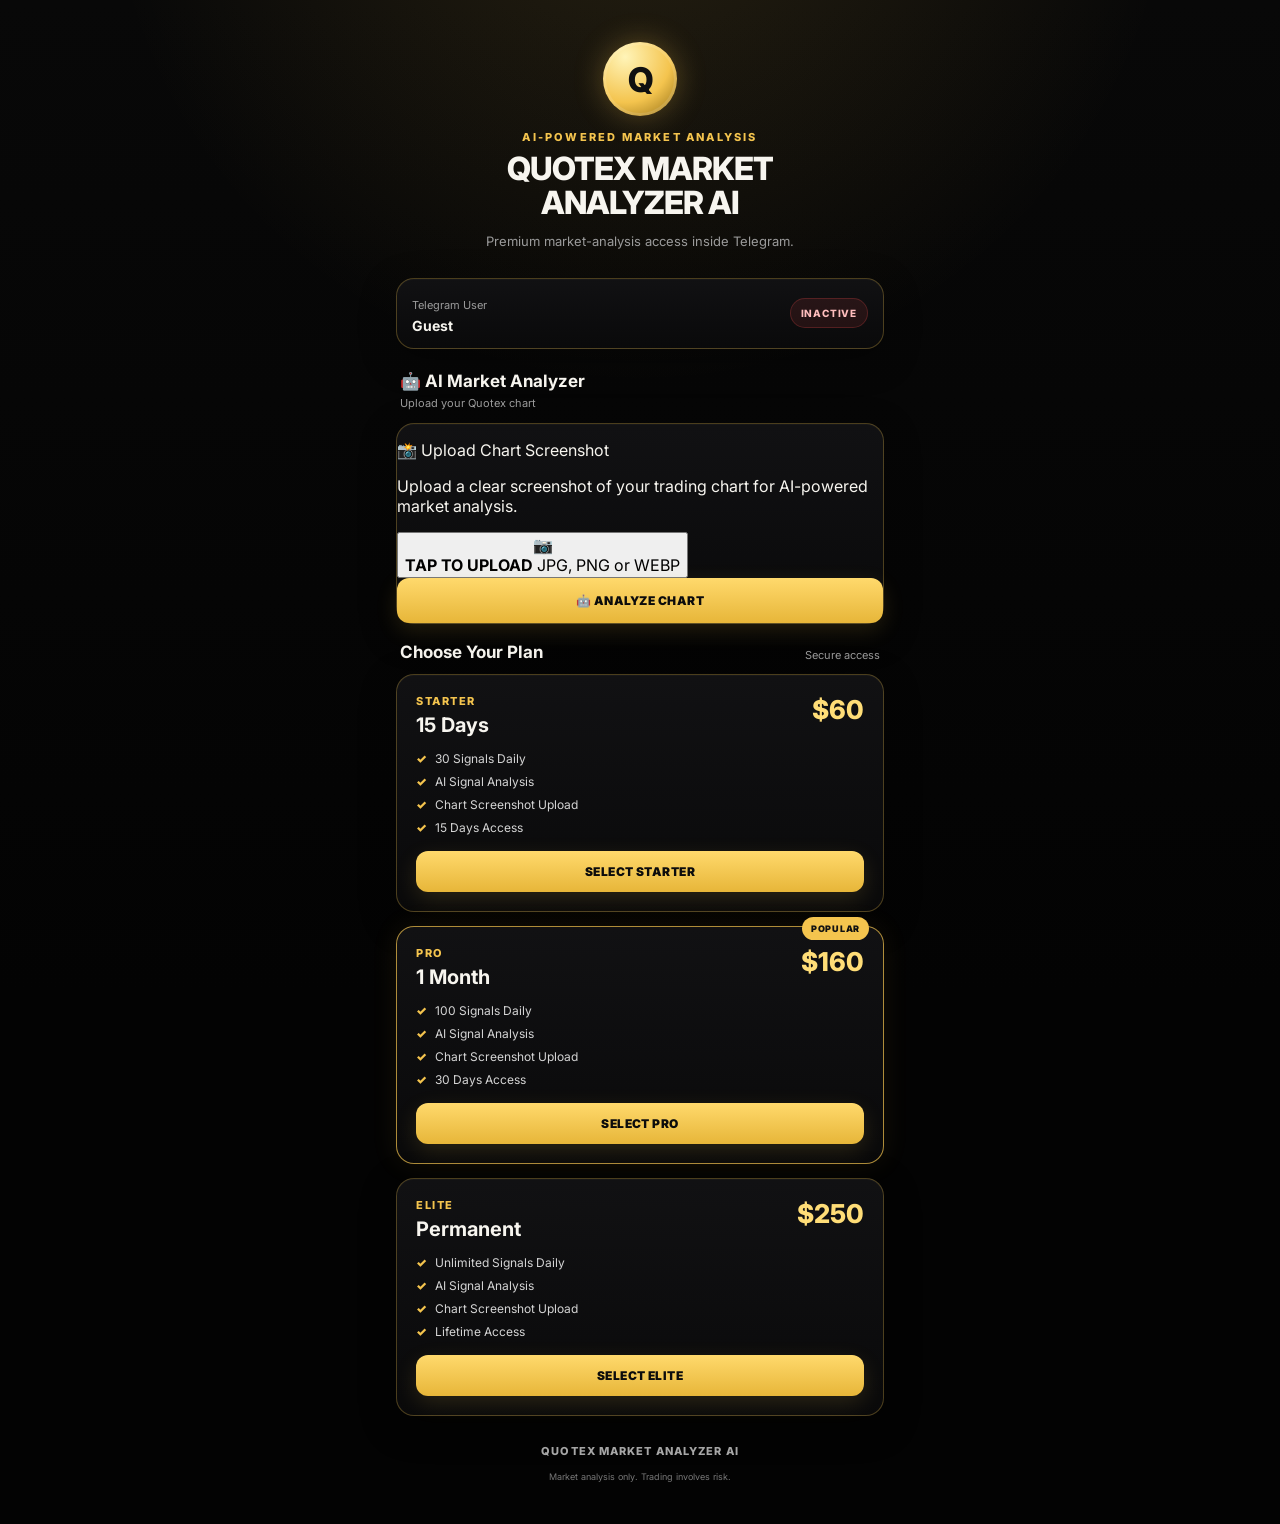
<file: index.html>
<!DOCTYPE html>
<html lang="en">
<head>

  <meta charset="UTF-8">

  <meta
    name="viewport"
    content="width=device-width, initial-scale=1.0, maximum-scale=1.0, user-scalable=no"
  >

  <title>QUOTEX MARKET ANALYZER AI</title>

  <link rel="stylesheet" href="styles.css">

  <script src="https://telegram.org/js/telegram-web-app.js"></script>

</head>

<body>

<div class="app-shell">

  <!-- HERO -->

  <header class="hero">

    <div class="logo-orb">
      Q
    </div>

    <p class="eyebrow">
      AI-POWERED MARKET ANALYSIS
    </p>

    <h1>
      QUOTEX MARKET<br>
      ANALYZER AI
    </h1>

    <p class="sub">
      Premium market-analysis access inside Telegram.
    </p>

  </header>


  <!-- PROFILE -->

  <section
    id="profileCard"
    class="glass profile"
  >

    <div>

      <span class="muted">
        Telegram User
      </span>

      <strong id="userName">
        Guest
      </strong>

    </div>

    <span
      id="subscriptionBadge"
      class="badge inactive"
    >
      INACTIVE
    </span>

  </section>


  <!-- AI ANALYZER -->

  <section class="section analyzer-section">

    <div class="section-head">

      <div>

        <h2>
          🤖 AI Market Analyzer
        </h2>

        <span>
          Upload your Quotex chart
        </span>

      </div>

    </div>


    <div class="glass analyzer-card">

      <p class="analyzer-title">
        📸 Upload Chart Screenshot
      </p>

      <p class="analyzer-description">
        Upload a clear screenshot of your trading chart
        for AI-powered market analysis.
      </p>


      <!-- DIRECT FILE INPUT -->

      <input
        type="file"
        id="chartUpload"
        accept="image/png,image/jpeg,image/webp"
        style="display:none;"
      >


      <!-- UPLOAD BUTTON -->

      <button
        type="button"
        id="uploadChartButton"
        class="upload-box"
      >

        <div class="upload-icon">
          📷
        </div>

        <strong>
          TAP TO UPLOAD
        </strong>

        <span>
          JPG, PNG or WEBP
        </span>

      </button>


      <!-- IMAGE PREVIEW -->

      <div
        id="imagePreviewContainer"
        class="image-preview-container hidden"
      >

        <img
          id="imagePreview"
          class="image-preview"
          alt="Chart Preview"
        >

        <button
          type="button"
          id="removeImage"
          class="remove-image"
        >
          ✕ REMOVE
        </button>

      </div>


      <!-- ANALYZE BUTTON -->

      <button
        type="button"
        id="analyzeButton"
        class="gold-btn large analyzer-button"
        disabled
      >

        🤖 ANALYZE CHART

      </button>


      <!-- LOADING -->

      <div
        id="analyzerLoading"
        class="analyzer-loading hidden"
      >

        <div class="loading-spinner"></div>

        <strong>
          AI ANALYZING...
        </strong>

        <span>
          Reading chart structure and market conditions
        </span>

      </div>


      <!-- RESULT -->

      <div
        id="analysisResult"
        class="analysis-result hidden"
      >

        <div class="result-header">

          <span class="eyebrow">
            AI ANALYSIS RESULT
          </span>

        </div>


        <div class="signal-box">

          <span class="signal-label">
            SIGNAL
          </span>

          <strong id="signalResult">
            —
          </strong>

        </div>


        <div class="result-grid">

          <div class="result-item">

            <span>
              Confidence
            </span>

            <strong id="confidenceResult">
              —
            </strong>

          </div>


          <div class="result-item">

            <span>
              Timeframe
            </span>

            <strong id="timeframeResult">
              —
            </strong>

          </div>


          <div class="result-item">

            <span>
              Market
            </span>

            <strong id="marketResult">
              —
            </strong>

          </div>


          <div class="result-item">

            <span>
              Risk
            </span>

            <strong id="riskResult">
              —
            </strong>

          </div>

        </div>


        <div class="analysis-reason">

          <span>
            🧠 AI Analysis
          </span>

          <p id="reasonResult">
            Analysis will appear here.
          </p>

        </div>


        <p class="tiny">

          AI analysis is informational only.
          Market conditions can change rapidly
          and trading involves risk.

        </p>

      </div>

    </div>

  </section>


  <!-- PLANS -->

  <section class="section">

    <div class="section-head">

      <h2>
        Choose Your Plan
      </h2>

      <span>
        Secure access
      </span>

    </div>


    <div class="plans">


      <!-- STARTER -->

      <article class="plan glass">

        <div class="plan-top">

          <div>

            <p class="plan-name">
              STARTER
            </p>

            <h3>
              15 Days
            </h3>

          </div>

          <div class="price">
            $60
          </div>

        </div>


        <ul>

          <li>
            30 Signals Daily
          </li>

          <li>
            AI Signal Analysis
          </li>

          <li>
            Chart Screenshot Upload
          </li>

          <li>
            15 Days Access
          </li>

        </ul>


        <button
          class="gold-btn"
          data-plan="starter"
          data-price="60"
        >
          SELECT STARTER
        </button>

      </article>


      <!-- PRO -->

      <article
        class="plan glass featured"
      >

        <span class="popular">
          POPULAR
        </span>


        <div class="plan-top">

          <div>

            <p class="plan-name">
              PRO
            </p>

            <h3>
              1 Month
            </h3>

          </div>

          <div class="price">
            $160
          </div>

        </div>


        <ul>

          <li>
            100 Signals Daily
          </li>

          <li>
            AI Signal Analysis
          </li>

          <li>
            Chart Screenshot Upload
          </li>

          <li>
            30 Days Access
          </li>

        </ul>


        <button
          class="gold-btn"
          data-plan="pro"
          data-price="160"
        >
          SELECT PRO
        </button>

      </article>


      <!-- ELITE -->

      <article class="plan glass">

        <div class="plan-top">

          <div>

            <p class="plan-name">
              ELITE
            </p>

            <h3>
              Permanent
            </h3>

          </div>

          <div class="price">
            $250
          </div>

        </div>


        <ul>

          <li>
            Unlimited Signals Daily
          </li>

          <li>
            AI Signal Analysis
          </li>

          <li>
            Chart Screenshot Upload
          </li>

          <li>
            Lifetime Access
          </li>

        </ul>


        <button
          class="gold-btn"
          data-plan="elite"
          data-price="250"
        >
          SELECT ELITE
        </button>

      </article>

    </div>

  </section>


  <!-- CHECKOUT -->

  <section
    id="checkout"
    class="section hidden"
  >

    <div class="glass checkout">

      <p class="eyebrow">
        ORDER SUMMARY
      </p>

      <h2 id="checkoutPlan">
        PRO PLAN
      </h2>

      <div
        class="checkout-price"
        id="checkoutPrice"
      >
        $160
      </div>


      <div class="order-row">

        <span>
          Order ID
        </span>

        <strong id="orderId">
          QMAI-000000
        </strong>

      </div>


      <div class="order-row">

        <span>
          Status
        </span>

        <strong class="pending">
          PENDING
        </strong>

      </div>


      <button
        id="payButton"
        class="gold-btn large"
      >
        OPEN PAYMENT WEBSITE
      </button>


      <button
        id="backButton"
        class="ghost-btn"
      >
        BACK TO PLANS
      </button>


      <p class="tiny">

        Payment confirmation should be verified
        by your payment provider/server before
        access is activated.

      </p>

    </div>

  </section>


  <!-- FOOTER -->

  <footer>

    <p>
      QUOTEX MARKET ANALYZER AI
    </p>

    <span>
      Market analysis only. Trading involves risk.
    </span>

  </footer>

</div>


<!-- APP JS -->

<script src="app.js"></script>


<!-- ANALYZER JS -->

<script>

document.addEventListener(
  "DOMContentLoaded",
  function () {


    /* =========================
       TELEGRAM
    ========================== */

    const tg =
      window.Telegram?.WebApp;


    if (tg) {

      tg.ready();

      tg.expand();

    }


    /* =========================
       AUTH
    ========================== */

    const telegramUserId =
      tg?.initDataUnsafe?.user?.id
        ? String(
            tg.initDataUnsafe.user.id
          )
        : "";


    const telegramInitData =
      tg?.initData || "";


    /* =========================
       ELEMENTS
    ========================== */

    const chartUpload =
      document.getElementById(
        "chartUpload"
      );


    const uploadChartButton =
      document.getElementById(
        "uploadChartButton"
      );


    const imagePreviewContainer =
      document.getElementById(
        "imagePreviewContainer"
      );


    const imagePreview =
      document.getElementById(
        "imagePreview"
      );


    const removeImage =
      document.getElementById(
        "removeImage"
      );


    const analyzeButton =
      document.getElementById(
        "analyzeButton"
      );


    const loading =
      document.getElementById(
        "analyzerLoading"
      );


    const result =
      document.getElementById(
        "analysisResult"
      );


    let selectedImage = null;


    /* =========================
       OPEN GALLERY
    ========================== */

    uploadChartButton.addEventListener(
      "click",
      function () {

        chartUpload.value = "";

        chartUpload.click();

      }
    );


    /* =========================
       IMAGE SELECTED
    ========================== */

    chartUpload.addEventListener(
      "change",
      function () {

        const file =
          chartUpload.files &&
          chartUpload.files[0];


        if (!file) {
          return;
        }


        if (
          !file.type.startsWith(
            "image/"
          )
        ) {

          alert(
            "Please select a valid chart image."
          );

          chartUpload.value = "";

          return;

        }


        selectedImage = file;


        const reader =
          new FileReader();


        reader.onload =
          function (event) {

            imagePreview.src =
              event.target.result;


            imagePreviewContainer
              .classList
              .remove(
                "hidden"
              );


            uploadChartButton
              .classList
              .add(
                "hidden"
              );


            analyzeButton.disabled =
              false;


            result
              .classList
              .add(
                "hidden"
              );

          };


        reader.onerror =
          function () {

            alert(
              "Unable to read this image."
            );

          };


        reader.readAsDataURL(
          file
        );

      }
    );


    /* =========================
       REMOVE IMAGE
    ========================== */

    removeImage.addEventListener(
      "click",
      function () {

        selectedImage = null;

        chartUpload.value = "";

        imagePreview.src = "";

        imagePreviewContainer
          .classList
          .add(
            "hidden"
          );


        uploadChartButton
          .classList
          .remove(
            "hidden"
          );


        analyzeButton.disabled =
          true;


        result
          .classList
          .add(
            "hidden"
          );

      }
    );


    /* =========================
       ANALYZE
    ========================== */

    analyzeButton.addEventListener(
      "click",
      async function () {


        if (!selectedImage) {

          alert(
            "Please upload a chart first."
          );

          return;

        }


        if (!telegramInitData) {

          alert(
            "Telegram authentication is missing.\n\nPlease close the Mini App and open it again from Telegram."
          );

          return;

        }


        if (!telegramUserId) {

          alert(
            "Telegram user ID is missing.\n\nPlease reopen the Mini App from Telegram."
          );

          return;

        }


        analyzeButton.disabled =
          true;


        loading
          .classList
          .remove(
            "hidden"
          );


        result
          .classList
          .add(
            "hidden"
          );


        try {


          /* =========================
             FILE READER
          ========================== */

          const reader =
            new FileReader();


          const base64 =
            await new Promise(
              function (
                resolve,
                reject
              ) {

                reader.onload =
                  function () {

                    const dataUrl =
                      reader.result;


                    if (
                      typeof dataUrl !==
                      "string"
                    ) {

                      reject(
                        new Error(
                          "Unable to read image."
                        )
                      );

                      return;

                    }


                    const parts =
                      dataUrl.split(",");


                    if (
                      parts.length < 2
                    ) {

                      reject(
                        new Error(
                          "Invalid image data."
                        )
                      );

                      return;

                    }


                    resolve(
                      parts[1]
                    );

                  };


                reader.onerror =
                  function () {

                    reject(
                      new Error(
                        "Unable to read image."
                      )
                    );

                  };


                reader.readAsDataURL(
                  selectedImage
                );

              }
            );


          /* =========================
             SEND TO SUPABASE
          ========================== */

          const response =
            await fetch(

              "https://kqshqlgprneqiuohjsyd.supabase.co/functions/v1/analyze-chart",

              {

                method:
                  "POST",

                headers: {

                  "Content-Type":
                    "application/json"

                },

                body:
                  JSON.stringify({

                    image:
                      base64,

                    mime_type:
                      selectedImage.type,

                    telegram_user_id:
                      telegramUserId,

                    telegram_init_data:
                      telegramInitData

                  })

              }

            );


          const text =
            await response.text();


          let data;


          try {

            data =
              JSON.parse(
                text
              );

          } catch {

            throw new Error(
              "Server returned an invalid response."
            );

          }


          if (
            !response.ok ||
            !data.ok
          ) {

            throw new Error(
              data.message ||
              data.error ||
              "AI analysis failed."
            );

          }


          /* =========================
             RESULT
          ========================== */

          const analysis =
            data.analysis || {};


          document.getElementById(
            "signalResult"
          ).textContent =
            analysis.signal ||
            "NO TRADE";


          document.getElementById(
            "confidenceResult"
          ).textContent =
            typeof analysis.confidence ===
            "number"
              ? analysis.confidence + "%"
              : "—";


          document.getElementById(
            "timeframeResult"
          ).textContent =
            analysis.timeframe ||
            "—";


          document.getElementById(
            "marketResult"
          ).textContent =
            analysis.market ||
            "—";


          document.getElementById(
            "riskResult"
          ).textContent =
            analysis.risk ||
            "—";


          document.getElementById(
            "reasonResult"
          ).textContent =
            analysis.reason ||
            "No detailed analysis returned.";


          result
            .classList
            .remove(
              "hidden"
            );


          result.scrollIntoView({
            behavior: "smooth"
          });


        } catch (error) {

          console.error(
            "AI ANALYZER ERROR:",
            error
          );


          alert(
            error.message ||
            "Unable to analyze chart."
          );


        } finally {

          loading
            .classList
            .add(
              "hidden"
            );


          analyzeButton.disabled =
            false;

        }

      }
    );

  }

);

</script>

</body>
</html>
</file>
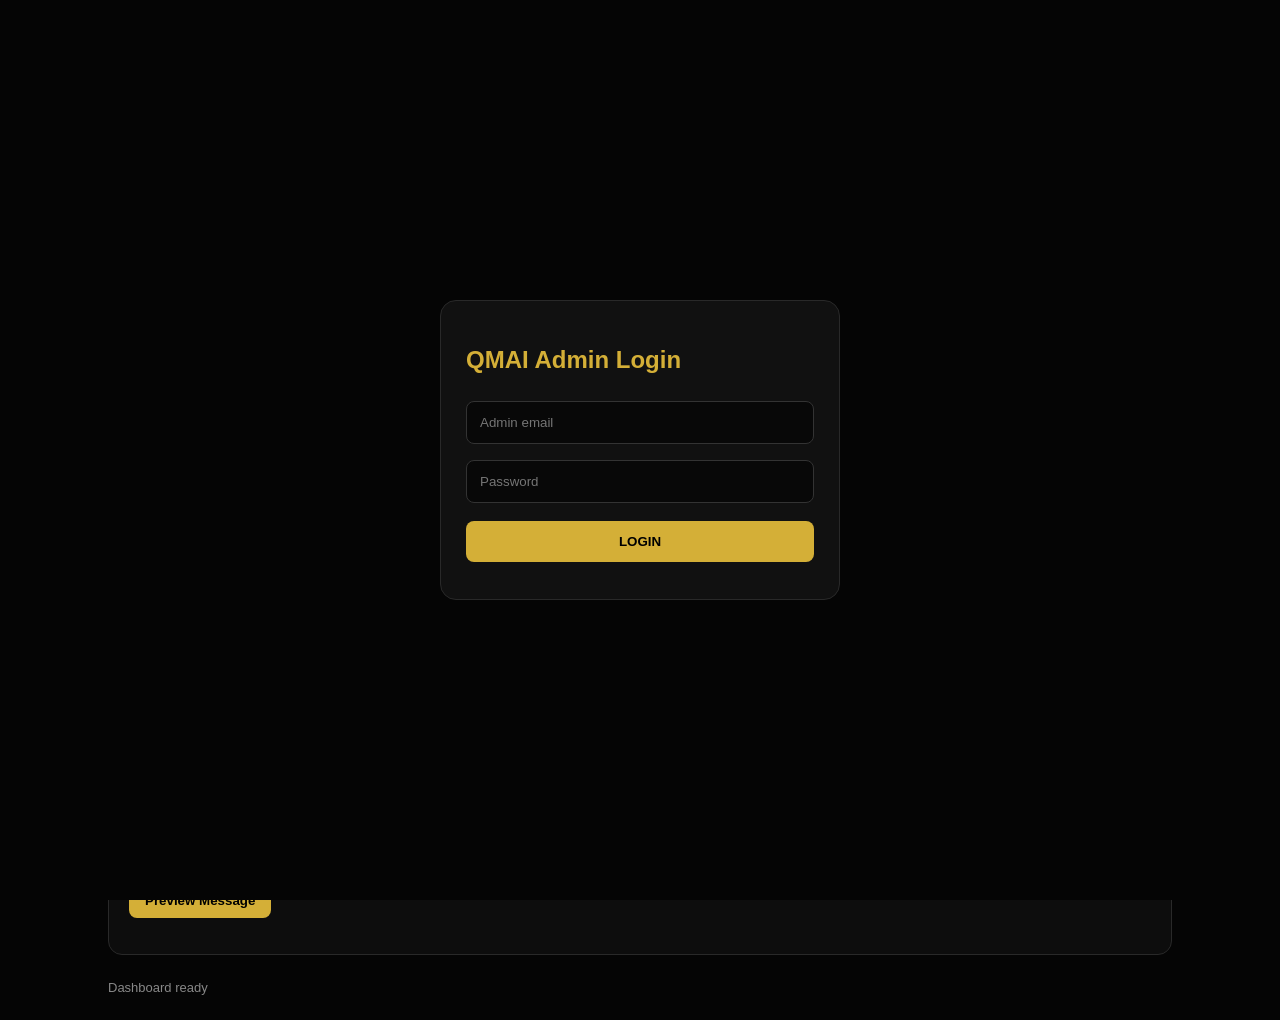
<file: admin.html>
<!DOCTYPE html>
<html lang="en">
<head>
  <meta charset="UTF-8">
  <meta name="viewport" content="width=device-width, initial-scale=1.0">
  <meta name="theme-color" content="#050505">
  <title>QMAI Admin</title>

  <style>
    * { box-sizing: border-box; }

    body {
      margin: 0;
      font-family: Arial, sans-serif;
      background: #050505;
      color: #fff;
    }

    .container {
      max-width: 1100px;
      margin: auto;
      padding: 25px 18px;
    }

    h1 {
      margin: 0;
      color: #d4af37;
      font-size: 28px;
    }

    .subtitle {
      color: #888;
      margin: 6px 0 25px;
    }

    .stats {
      display: grid;
      grid-template-columns: repeat(3, 1fr);
      gap: 15px;
      margin-bottom: 25px;
    }

    .stat, .card {
      background: #0d0d0d;
      border: 1px solid #292929;
      border-radius: 14px;
    }

    .stat { padding: 20px; }

    .stat-title {
      color: #888;
      font-size: 13px;
    }

    .stat-value {
      color: #d4af37;
      font-size: 28px;
      font-weight: bold;
      margin-top: 8px;
      overflow-wrap: anywhere;
    }

    .card {
      overflow: hidden;
      margin-bottom: 25px;
    }

    .card-header {
      padding: 18px;
      border-bottom: 1px solid #292929;
      display: flex;
      justify-content: space-between;
      align-items: center;
      gap: 12px;
    }

    .card-header h2 {
      margin: 0;
      font-size: 18px;
    }

    button {
      background: #d4af37;
      border: none;
      color: #000;
      padding: 10px 16px;
      border-radius: 8px;
      font-weight: bold;
      cursor: pointer;
    }

    button:hover:not(:disabled) { opacity: .9; }

    button:disabled {
      opacity: .45;
      cursor: not-allowed;
    }

    .table-wrap { overflow-x: auto; }

    table {
      width: 100%;
      border-collapse: collapse;
      min-width: 800px;
    }

    th, td {
      padding: 14px;
      text-align: left;
      border-bottom: 1px solid #222;
      font-size: 14px;
    }

    th {
      color: #d4af37;
      background: #111;
    }

    td { color: #ddd; }

    .online {
      display: inline-flex;
      align-items: center;
      gap: 6px;
      color: #4ade80;
      font-weight: bold;
    }

    .offline {
      display: inline-flex;
      align-items: center;
      gap: 6px;
      color: #777;
      font-weight: bold;
    }

    .dot-online, .dot-offline {
      width: 8px;
      height: 8px;
      border-radius: 50%;
      display: inline-block;
    }

    .dot-online { background: #4ade80; }
    .dot-offline { background: #666; }

    .empty {
      text-align: center;
      padding: 35px;
      color: #777;
    }

    .status {
      margin-top: 15px;
      color: #888;
      font-size: 13px;
      overflow-wrap: anywhere;
    }

    .broadcast-body { padding: 20px; }

    .help-text {
      color: #999;
      font-size: 14px;
      line-height: 1.6;
      margin-top: 0;
    }

    label.field-label {
      display: block;
      margin: 16px 0 8px;
      color: #d4af37;
      font-weight: bold;
    }

    textarea {
      width: 100%;
      min-height: 150px;
      padding: 14px;
      background: #080808;
      color: #fff;
      border: 1px solid #333;
      border-radius: 8px;
      resize: vertical;
      font: 14px Arial, sans-serif;
      line-height: 1.6;
    }

    textarea:focus {
      outline: 1px solid #d4af37;
      border-color: #d4af37;
    }

    .counter {
      color: #888;
      font-size: 12px;
      margin-top: 6px;
      text-align: right;
    }

    .warning {
      margin-top: 16px;
      padding: 14px;
      background: #17130a;
      border: 1px solid #51431c;
      border-radius: 8px;
      color: #d8c88d;
      font-size: 13px;
      line-height: 1.6;
    }

    .button-row {
      display: flex;
      gap: 10px;
      flex-wrap: wrap;
      margin-top: 18px;
    }

    .preview {
      display: none;
      margin-top: 20px;
      padding: 16px;
      background: #111;
      border: 1px solid #333;
      border-radius: 10px;
    }

    .preview h3 {
      color: #d4af37;
      margin-top: 0;
    }

    #broadcastPreviewText {
      white-space: pre-wrap;
      overflow-wrap: anywhere;
      line-height: 1.7;
    }

    .confirm-label {
      display: flex;
      align-items: flex-start;
      gap: 10px;
      margin-top: 18px;
      color: #ddd;
      line-height: 1.5;
      font-size: 14px;
    }

    .confirm-label input {
      margin-top: 4px;
      accent-color: #d4af37;
    }

    #broadcastStatus {
      margin-top: 16px;
      color: #aaa;
      white-space: pre-wrap;
      overflow-wrap: anywhere;
      line-height: 1.7;
      font-size: 14px;
    }

    @media (max-width: 700px) {
      .stats { grid-template-columns: 1fr; }
      h1 { font-size: 24px; }
      .container { padding: 20px 12px; }
      .card-header { padding: 14px; }
    }
  </style>
</head>

<body>
  <div class="container">

    <h1>QUOTEX MARKET ANALYZER AI</h1>
    <div class="subtitle">Admin • Visitor Dashboard</div>

    <div class="stats">
      <div class="stat">
        <div class="stat-title">Total Visitors</div>
        <div class="stat-value" id="totalVisitors">0</div>
      </div>

      <div class="stat">
        <div class="stat-title">Total Visits</div>
        <div class="stat-value" id="totalVisits">0</div>
      </div>

      <div class="stat">
        <div class="stat-title">Last Visitor</div>
        <div class="stat-value" id="lastVisitor">—</div>
      </div>
    </div>

    <!-- VISITORS -->
    <div class="card">
      <div class="card-header">
        <h2>Visitors</h2>
        <button type="button" id="refreshButton">Refresh</button>
      </div>

      <div class="table-wrap">
        <table>
          <thead>
            <tr>
              <th>Name</th>
              <th>Username</th>
              <th>Telegram ID</th>
              <th>Status</th>
              <th>Visits</th>
              <th>First Seen</th>
              <th>Last Seen</th>
            </tr>
          </thead>

          <tbody id="visitorTable">
            <tr>
              <td colspan="7" class="empty">Loading...</td>
            </tr>
          </tbody>
        </table>
      </div>
    </div>

    <!-- BROADCAST OFFERS -->
    <div class="card">
      <div class="card-header">
        <h2>📢 Broadcast Offers</h2>
      </div>

      <div class="broadcast-body">
        <p class="help-text">
          Compose an offer or update for recorded Telegram visitors.
          Review the message before confirming a broadcast.
        </p>

        <label class="field-label" for="broadcastMessage">
          Broadcast Message
        </label>

        <textarea
          id="broadcastMessage"
          maxlength="4096"
          placeholder="🔥 QMAI Special Offer!

Our subscription offer is available now.

Contact us for details."
        ></textarea>

        <div class="counter" id="broadcastCount">0 / 4096 characters</div>

        <div class="warning">
          ⚠️ Telegram cannot deliver private messages to users who have
          never started your bot or who have blocked it. Send relevant
          updates only to people who expect to receive them.
        </div>

        <div class="button-row">
          <button type="button" id="previewBroadcastButton">
            Preview Message
          </button>
        </div>

        <div class="preview" id="broadcastPreview">
          <h3>Message Preview</h3>
          <div id="broadcastPreviewText"></div>

          <label class="confirm-label">
            <input type="checkbox" id="confirmBroadcast">
            <span>
              I have reviewed this message and confirm that I want to send
              it to all recorded Telegram visitors.
            </span>
          </label>

          <div class="button-row">
            <button type="button" id="sendBroadcastButton" disabled>
              Send Broadcast
            </button>
          </div>
        </div>

        <div id="broadcastStatus" role="status" aria-live="polite"></div>
      </div>
    </div>

    <div class="status" id="status">Dashboard ready</div>
  </div>

  <script src="admin.js?v=2"></script>
</body>
</html>
</file>
<file: styles.css>
@import url('https://fonts.googleapis.com/css2?family=Inter:wght@400;500;600;700;800&display=swap');

:root{
  --bg:#050505;
  --panel:#0d0d0f;
  --panel2:#121214;
  --gold:#f4c44e;
  --gold2:#ffdd77;
  --text:#f7f5ef;
  --muted:#9b9b9b;
  --line:rgba(244,196,78,.28);
}

*{box-sizing:border-box}
html,body{margin:0;padding:0;background:
radial-gradient(circle at 50% -10%,rgba(244,196,78,.13),transparent 30%),
linear-gradient(180deg,#080808,#030303 65%);
color:var(--text);font-family:Inter,system-ui,sans-serif;min-height:100%}
body{min-height:100vh}
button{font:inherit}

.app-shell{width:min(100%,520px);margin:auto;padding:20px 16px 40px}
.hero{text-align:center;padding:22px 8px 18px}
.logo-orb{
  width:74px;height:74px;border-radius:50%;display:grid;place-items:center;margin:0 auto 14px;
  font-size:34px;font-weight:800;color:#101010;
  background:radial-gradient(circle at 30% 20%,#fff4b8,var(--gold) 58%,#8f6b12);
  box-shadow:0 0 30px rgba(244,196,78,.3), inset 0 0 0 3px rgba(255,255,255,.12)
}
.eyebrow{color:var(--gold);font-size:11px;letter-spacing:.2em;font-weight:800;margin:0 0 8px}
h1{font-size:28px;line-height:1.05;margin:0;font-weight:800;letter-spacing:-.03em}
.sub{color:var(--muted);font-size:13px;margin:12px auto 0;max-width:330px;line-height:1.6}

.glass{
  background:linear-gradient(180deg,rgba(18,18,20,.95),rgba(10,10,11,.95));
  border:1px solid var(--line);border-radius:18px;
  box-shadow:0 10px 35px rgba(0,0,0,.35), inset 0 1px 0 rgba(255,255,255,.025)
}
.profile{display:flex;justify-content:space-between;align-items:center;padding:14px 15px;margin:8px 0 22px}
.profile strong{display:block;margin-top:4px;font-size:14px}
.muted{font-size:11px;color:var(--muted)}
.badge{font-size:10px;font-weight:800;letter-spacing:.08em;padding:8px 10px;border-radius:999px}
.badge.inactive{color:#ffbdbd;background:rgba(255,80,80,.1);border:1px solid rgba(255,80,80,.22)}

.section{margin-top:18px}
.section-head{display:flex;justify-content:space-between;align-items:end;margin:0 4px 12px}
.section-head h2{font-size:17px;margin:0}
.section-head span{font-size:11px;color:var(--muted)}

.plans{display:grid;gap:14px}
.plan{position:relative;padding:17px}
.plan.featured{border-color:rgba(244,196,78,.7);box-shadow:0 0 28px rgba(244,196,78,.08)}
.popular{position:absolute;right:14px;top:-10px;background:var(--gold);color:#121212;font-size:9px;font-weight:900;padding:6px 9px;border-radius:999px;letter-spacing:.08em}
.plan-top{display:flex;align-items:flex-start;justify-content:space-between;gap:12px}
.plan-name{font-size:11px;color:var(--gold);font-weight:800;letter-spacing:.14em;margin:0 0 5px}
.plan h3{font-size:20px;margin:0}
.price{font-size:26px;font-weight:800;color:var(--gold2)}
ul{padding:0;margin:14px 0 16px;display:grid;gap:8px;list-style:none}
li{font-size:12px;color:#d5d5d5;position:relative;padding-left:19px}
li:before{content:"✓";position:absolute;left:0;color:var(--gold);font-weight:900}

.gold-btn{
  width:100%;border:0;border-radius:12px;padding:13px 14px;
  background:linear-gradient(180deg,#ffd96c,#e7b639);
  color:#0c0c0c;font-size:12px;font-weight:900;letter-spacing:.04em;
  box-shadow:0 7px 22px rgba(244,196,78,.14)
}
.gold-btn:active{transform:translateY(1px)}
.large{padding:15px}

.hidden{display:none}
.checkout{padding:20px;text-align:center}
.checkout h2{font-size:22px;margin:8px 0}
.checkout-price{font-size:42px;font-weight:800;color:var(--gold2);margin:5px 0 18px}
.order-row{display:flex;justify-content:space-between;border-top:1px solid rgba(255,255,255,.06);padding:12px 0;font-size:12px}
.order-row span{color:var(--muted)}
.pending{color:#ffd86b}
.ghost-btn{
  width:100%;padding:13px;border-radius:12px;margin-top:10px;background:transparent;
  color:#d8d8d8;border:1px solid rgba(255,255,255,.12);font-weight:700;font-size:12px
}
.tiny{font-size:10px;line-height:1.55;color:#777;margin:14px 2px 0}
footer{text-align:center;padding:28px 10px 0;color:#777}
footer p{font-size:11px;font-weight:800;letter-spacing:.1em;color:#aaa;margin:0 0 6px}
footer span{font-size:9px}

@media (min-width:440px){
  h1{font-size:32px}
  .plan{padding:19px}
}
</file>
